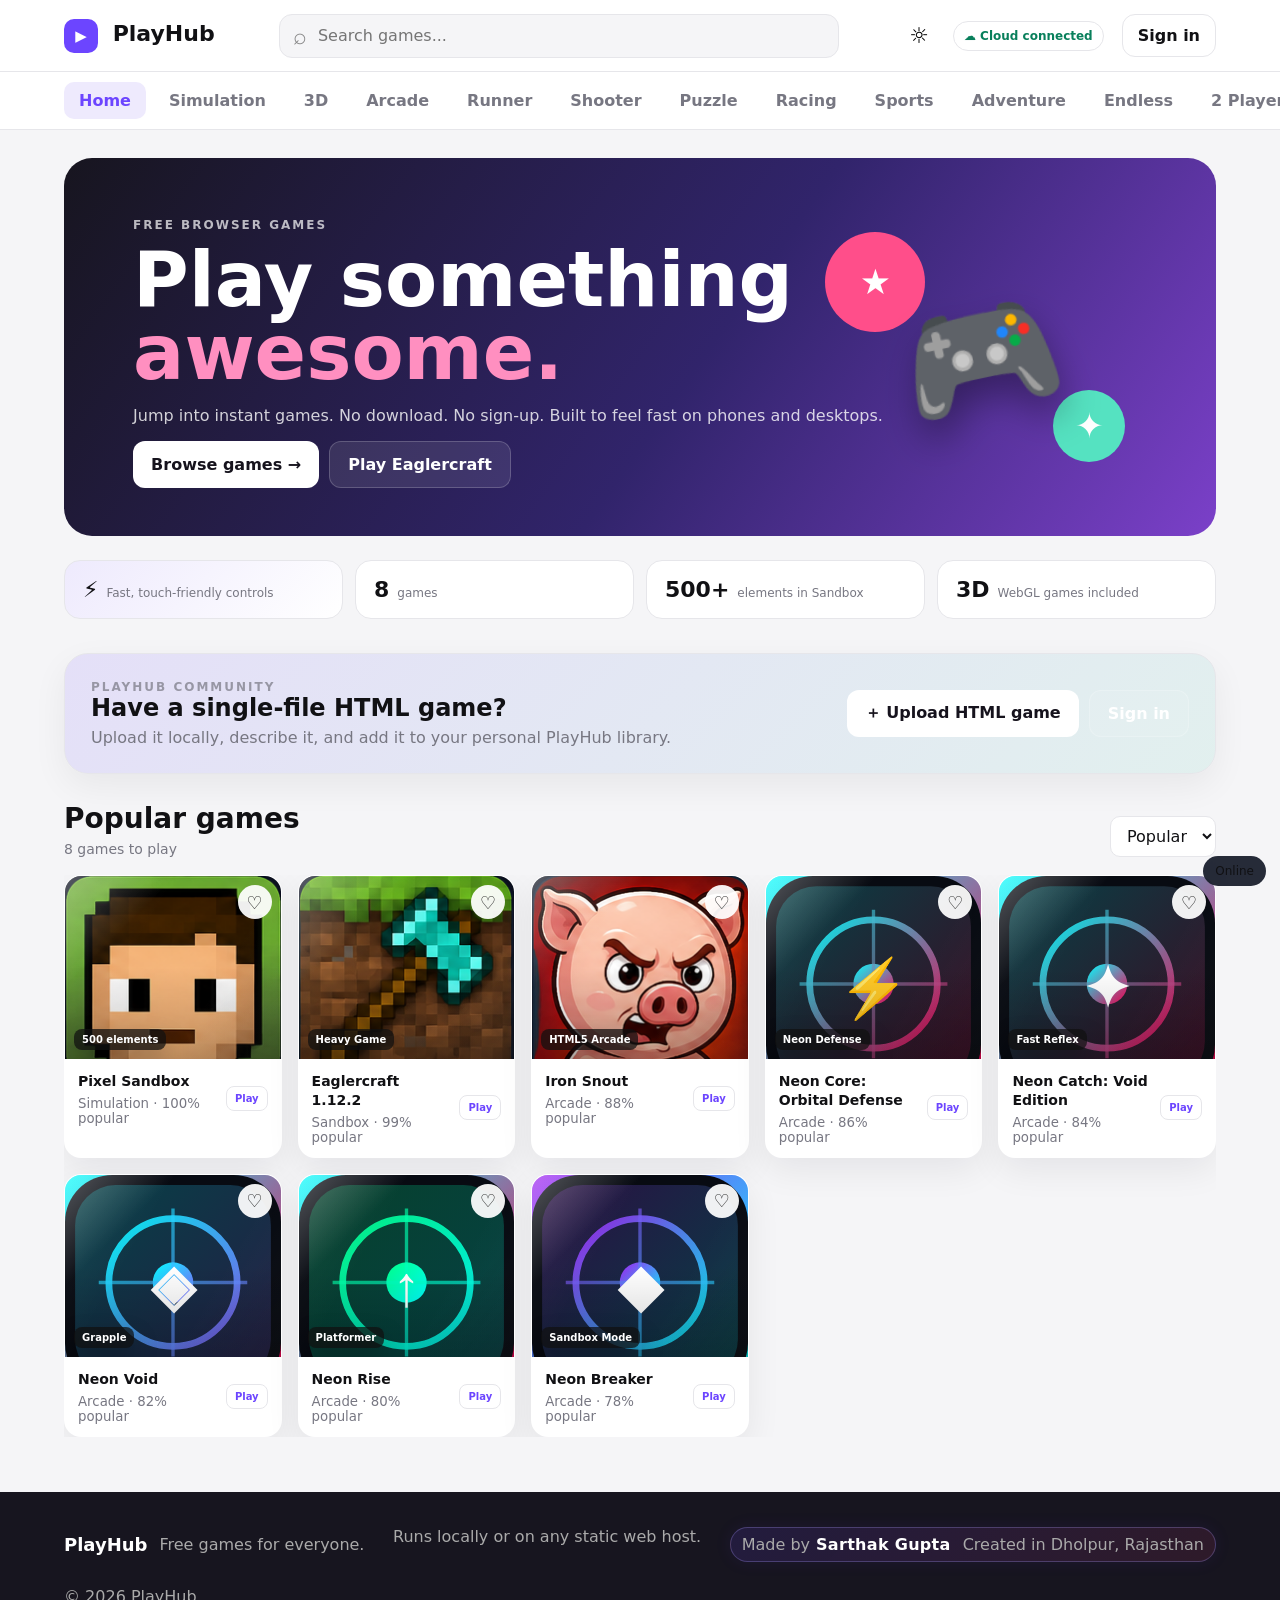
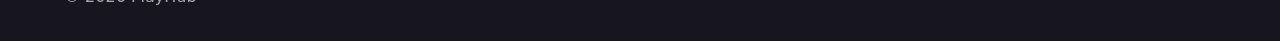
<file: index.html>
<!doctype html>
<html lang="en">
<head>
<meta charset="utf-8"><meta name="viewport" content="width=device-width,initial-scale=1">
<title>PlayHub — Free Online Games | 3D, Arcade, Puzzle & More</title>
<meta name="application-name" content="PlayHub">
<meta name="theme-color" content="#6c45ff">
<meta name="description" content="Play free online browser games on PlayHub. Discover 3D, arcade, racing, puzzle, sports, adventure, runner, shooter, endless and multiplayer games, including Iron Snout, Eaglercraft 1.12.2 and Pixel Sandbox.">
<link rel="canonical" href="/">
<meta name="robots" content="index,follow,max-image-preview:large,max-snippet:-1,max-video-preview:-1">
<meta name="referrer" content="strict-origin-when-cross-origin">
<meta property="og:type" content="website">
<meta property="og:title" content="PlayHub — Free Online Games">
<meta property="og:description" content="Play free browser games instantly on PlayHub, including arcade, sandbox, racing, puzzle, sports and adventure games.">
<meta property="og:site_name" content="PlayHub">
<meta property="og:image" content="/assets/game-icons/eaglercraft-1-12-2.png">
<meta name="twitter:card" content="summary">
<meta name="twitter:title" content="PlayHub — Free Online Games">
<meta name="twitter:description" content="Play free browser games instantly on PlayHub.">
<link rel="icon" href="assets/game-icons/eaglercraft-1-12-2.png" type="image/png">
<link rel="sitemap" type="application/xml" href="/sitemap.xml">
<script type="application/ld+json">{
  "@context":"https://schema.org",
  "@type":"WebSite",
  "name":"PlayHub",
  "description":"Free online browser games including 3D, arcade, puzzle, racing, sports, adventure, runner, shooter, endless and multiplayer games.",
  "potentialAction":{"@type":"SearchAction","target":{"@type":"EntryPoint","urlTemplate":"/?q={search_term_string}"},"query-input":"required name=search_term_string"}
}</script>
<link rel="stylesheet" href="style.css">
<link rel="manifest" href="manifest.webmanifest"><link rel="icon" href="favicon.svg">
</head>
<body><div id="networkStatus" class="network-status" aria-live="polite"></div>
<header class="topbar">
  <a class="logo" href="/" onclick="showHome();return false" aria-label="PlayHub home"><span>▶</span> PlayHub</a>
  <div class="search"><span aria-hidden="true">⌕</span><input id="search" type="search" autocomplete="off" placeholder="Search games..." aria-label="Search games" oninput="renderGames()"></div>
  <button class="icon-btn" onclick="toggleTheme()" title="Toggle theme" aria-label="Toggle theme">☼</button>
  <span id="cloudStatus" class="cloud-offline" aria-live="polite">⌁ Offline — cloud account paused</span><button class="profile-btn hidden" id="adminButton" onclick="showAdminNotice()">Admin</button><button class="profile-btn hidden" id="activityButton" onclick="openActivityPanel()">Activity</button><button class="profile-btn" id="profileButton" onclick="openSignIn()">Sign in</button><button class="menu-btn" onclick="toggleMenu()" title="Open menu" aria-label="Open menu">☰</button>
</header>
<nav id="nav" aria-label="Game categories">
  <button class="active" data-cat="All" onclick="setCategory('All',this)">Home</button>
  <button data-cat="Simulation" onclick="setCategory('Simulation',this)">Simulation</button>
  <button data-cat="3D" onclick="setCategory('3D',this)">3D</button>
  <button data-cat="Arcade" onclick="setCategory('Arcade',this)">Arcade</button>
  <button data-cat="Runner" onclick="setCategory('Runner',this)">Runner</button>
  <button data-cat="Shooter" onclick="setCategory('Shooter',this)">Shooter</button>
  <button data-cat="Puzzle" onclick="setCategory('Puzzle',this)">Puzzle</button>
  <button data-cat="Racing" onclick="setCategory('Racing',this)">Racing</button>
  <button data-cat="Sports" onclick="setCategory('Sports',this)">Sports</button>
  <button data-cat="Adventure" onclick="setCategory('Adventure',this)">Adventure</button>
  <button data-cat="Endless" onclick="setCategory('Endless',this)">Endless</button>
  <button data-cat="2 Player" onclick="setCategory('2 Player',this)">2 Player</button>
  <button data-cat="Multiplayer" onclick="setCategory('Multiplayer',this)">Multiplayer</button>
  <button data-cat="Favorites" onclick="setCategory('Favorites',this)">♥ Favorites <span id="favCount"></span></button>
</nav>
<main id="home">
<section class="hero">
  <div class="hero-copy"><p class="eyebrow">FREE BROWSER GAMES</p><h1>Play something<br><em>awesome.</em></h1><p class="sub">Jump into instant games. No download. No sign-up. Built to feel fast on phones and desktops.</p><div class="hero-actions"><button class="primary" onclick="scrollToGames()">Browse games <span>→</span></button><button class="secondary" onclick="openGame('eaglercraft-1-12-2')">Play Eaglercraft</button></div></div>
  <div class="hero-art" aria-hidden="true"><div class="orb one">★</div><div class="orb two">✦</div><div class="controller">🎮</div></div>
</section>
<section class="quick-stats"><div class="performance-card"><b>⚡</b><span>Fast, touch-friendly controls</span></div><div><b id="gameCount">87</b><span>games</span></div><div><b>500+</b><span>elements in Sandbox</span></div><div><b>3D</b><span>WebGL games included</span></div></section>
<section class="upload-hero" aria-label="Upload your game"><div><p class="eyebrow">PLAYHUB COMMUNITY</p><h2>Have a single-file HTML game?</h2><p>Upload it locally, describe it, and add it to your personal PlayHub library.</p></div><div class="upload-actions"><button class="primary" onclick="openUpload()">＋ Upload HTML game</button><button class="secondary" onclick="openSignIn()" id="heroSignIn">Sign in</button></div></section>
<section class="section" id="gamesSection">
  <div class="section-head"><div><h2 id="sectionTitle">Popular games</h2><p id="resultText">Pick a game and start playing.</p></div><select id="sort" onchange="renderGames()" aria-label="Sort games"><option value="popular">Popular</option><option value="new">Newest</option><option value="az">A–Z</option></select></div>
  <div id="games" class="grid" aria-live="polite"></div>
  <div id="emptyState" class="empty hidden"><div>🔎</div><h3>No games found</h3><p>Try another search or category.</p><button class="primary" onclick="clearFilters()">Clear filters</button></div>
</section>
</main>
<section id="player" class="player-page hidden" aria-label="Game player">
  <div class="player-head"><button class="back" onclick="showHome()">← Back</button><div class="player-title"><h2 id="playerTitle"></h2><span id="playerMeta"></span></div><div class="player-actions"><button class="player-tool" onclick="reloadGame()" title="Reload game">↻</button><button class="player-tool" onclick="fullscreenGame()" title="Fullscreen">⛶</button><button class="favorite-big" id="playerFav" onclick="toggleCurrentFavorite()">♡</button></div></div>
  <div class="game-frame-wrap"><div class="frame-loading" id="frameLoading"><div class="spinner"></div><b>Loading game…</b></div><iframe id="gameFrame" title="Game" allow="fullscreen; gamepad; autoplay; clipboard-write" allowfullscreen loading="lazy"></iframe><div id="demoNotice" class="demo-notice hidden">Your game is loading inside PlayHub.</div></div>
</section>

<section id="adminPanel" class="player-page hidden" aria-label="Owner administration"><div class="player-head"><button class="back" onclick="showHome()">← Back</button><div class="player-title"><h2>Owner controls</h2><span>Only your Supabase owner account can edit or delete games.</span></div></div><div id="adminStatus" style="padding:18px"></div></section>

<section id="activityPanel" class="player-page hidden" aria-label="Activity log management">
 <div class="player-head"><button class="back" onclick="closeActivityPanel()">← Back</button><div class="player-title"><h2>Activity log</h2><span>Live account, upload and gameplay activity</span></div><div class="player-actions"><button class="player-tool" onclick="refreshActivityLogs()" title="Refresh logs">↻</button></div></div>
 <div style="padding:18px;display:flex;gap:10px;flex-wrap:wrap;align-items:center"><span id="activityLive" class="cloud-online">● Live</span><button class="secondary" onclick="refreshActivityLogs()">Refresh</button><select id="activityFilter" onchange="renderActivityLogs()"><option value="all">All activity</option><option value="sign_in">Sign-ins</option><option value="upload">Uploads</option><option value="play">Game plays</option></select></div>
 <div id="activityList" style="padding:0 18px 24px"></div>
</section>
<footer><div class="creator-credit"><b>PlayHub</b><span>Free games for everyone.</span></div><span>Runs locally or on any static web host.</span><span class="made-by">Made by <strong>Sarthak Gupta</strong><br><span>Created in Dholpur, Rajasthan</span></span><span>© 2026 PlayHub</span></footer>

<div class="modal-backdrop hidden" id="uploadModal" role="dialog" aria-modal="true" aria-labelledby="uploadTitle">
 <div class="modal"><div class="modal-head"><div><h2 id="uploadTitle">Upload an HTML game</h2><p>Your game stays on this device. No server upload is performed.</p></div><button class="close-btn" onclick="closeModal('uploadModal')">×</button></div>
 <form id="uploadForm" onsubmit="submitUpload(event)">
  <div class="form-grid">
   <div class="field full"><label>Single HTML file</label><div class="dropzone" id="dropzone" onclick="document.getElementById('gameFile').click()"><strong>📄 Choose or drop your .html game</strong><small>Single file only · works offline · scripts and styles must be inside the file</small><div class="file-name" id="fileName">No file selected</div></div><input id="gameFile" type="file" accept=".html,.htm,text/html" hidden></div>
   <div class="field"><label for="gameName">Game name</label><input id="gameName" maxlength="40" required placeholder="My Awesome Game"></div>
   <div class="field"><label for="gameCategory">Category</label><select id="gameCategory"><option>Arcade</option><option>Adventure</option><option>3D</option><option>Runner</option><option>Shooter</option><option>Puzzle</option><option>Racing</option><option>Sports</option><option>Simulation</option><option>Endless</option><option>2 Player</option><option>Multiplayer</option></select></div>
   <div class="field full"><label for="gameDescription">Description</label><textarea id="gameDescription" maxlength="220" required placeholder="Tell players what makes your game fun..."></textarea></div>
   <div class="field"><label for="gameEmoji">Icon emoji</label><input id="gameEmoji" maxlength="4" value="🎮" placeholder="🎮"></div>
   <div class="field"><label for="gameTags">Tags</label><input id="gameTags" maxlength="100" placeholder="fast, fun, mobile"></div>
  </div><p class="form-note">Safety: only choose HTML files you trust. Uploaded games run as code in your browser. PlayHub does not send the file anywhere.</p>
  <div class="form-footer"><button type="button" class="secondary" onclick="closeModal('uploadModal')">Cancel</button><button type="submit" class="primary">Add to My Games</button></div>
 </form></div>
</div>

<div class="modal-backdrop hidden" id="signModal" role="dialog" aria-modal="true" aria-labelledby="signTitle">
 <div class="modal"><div class="modal-head"><div><h2 id="signTitle">Your PlayHub profile</h2><p>Optional cloud account powered by Supabase. Your profile and uploaded games can sync across devices when cloud is configured.</p></div><button class="close-btn" onclick="closeModal('signModal')">×</button></div>
  <div class="signin-tabs"><button id="signInTab" class="active" onclick="setAuthMode('signin')">Sign in</button><button id="signUpTab" onclick="setAuthMode('signup')">Create profile</button></div>
  <form onsubmit="submitAuth(event)"><div class="field"><label for="authName">Display name</label><input id="authName" maxlength="30" required placeholder="Player"></div><div class="field" style="margin-top:12px"><label for="authEmail">Email</label><input id="authEmail" type="email" required placeholder="you@example.com"></div><div class="field" style="margin-top:12px"><label for="authPassword">Password</label><input id="authPassword" type="password" minlength="8" required autocomplete="current-password" placeholder="At least 8 characters"></div><button type="button" class="secondary" style="margin-top:10px" onclick="resetPlayHubPassword()">Forgot password?</button><p class="form-note" id="authNote">Use your real PlayHub cloud account. Email verification and password recovery are handled by Supabase.</p><div class="form-footer"><button type="button" class="secondary" onclick="closeModal('signModal')">Cancel</button><button class="primary" id="authSubmit">Sign in</button></div></form>
 </div>
</div><div class="toast" id="toast"></div>
<script src="games.js"></script><script src="supabase-config.js"></script><script src="supabase-client.js"></script><script src="supabase-app.js"></script><script src="app.js"></script><script src="activity.js"></script>
</body></html>
</file>
<file: style.css>
:root{--bg:#f5f5f7;--card:#fff;--text:#111114;--muted:#777782;--line:#e6e6ea;--accent:#6c45ff;--accent2:#ff4e8a;--shadow:0 12px 35px #15151b12;--soft:#eeeafd}
*{box-sizing:border-box}html{scroll-behavior:smooth}body{margin:0;background:var(--bg);color:var(--text);font-family:Inter,system-ui,sans-serif}button,input,select{font:inherit}a{text-decoration:none;color:inherit}.topbar{min-height:72px;background:var(--card);display:flex;align-items:center;gap:18px;padding:12px 5%;position:sticky;top:0;z-index:20;border-bottom:1px solid var(--line)}.logo{font-size:22px;font-weight:900;white-space:nowrap}.logo span{display:inline-grid;place-items:center;width:34px;height:34px;border-radius:10px;background:var(--accent);color:#fff;margin-right:7px;font-size:15px}.search{height:44px;background:var(--bg);border:1px solid var(--line);border-radius:13px;display:flex;align-items:center;gap:9px;padding:0 13px;max-width:560px;flex:1;margin:auto}.search span{font-size:23px;color:#888}.search input{border:0;outline:0;background:none;width:100%;min-width:0;color:var(--text)}.search input::-webkit-search-cancel-button{cursor:pointer}.icon-btn,.menu-btn{border:0;background:none;font-size:22px;cursor:pointer}.menu-btn{display:none}nav{background:var(--card);display:flex;gap:8px;padding:10px 5%;overflow:auto;border-bottom:1px solid var(--line);scrollbar-width:none}nav::-webkit-scrollbar{display:none}nav button{border:0;background:none;border-radius:10px;padding:9px 15px;white-space:nowrap;color:var(--muted);font-weight:700;cursor:pointer}nav button.active,nav button:hover{background:var(--soft);color:var(--accent)}main,.player-page{max-width:1450px;margin:auto;padding:0 5%}.hero{margin:28px 0 24px;border-radius:28px;min-height:330px;padding:48px 6%;overflow:hidden;position:relative;background:linear-gradient(125deg,#17151f,#31246b 55%,#7b40c9);color:#fff;display:flex;align-items:center}.hero-copy{position:relative;z-index:2}.eyebrow{font-size:12px;letter-spacing:2px;font-weight:800;opacity:.7}.hero h1{font-size:clamp(42px,6vw,76px);line-height:.96;margin:12px 0}.hero h1 em{font-style:normal;color:#ff8fc0}.sub{opacity:.8;font-size:16px}.hero-actions{display:flex;gap:10px;flex-wrap:wrap;margin-top:14px}.primary,.secondary{border:0;border-radius:12px;padding:13px 18px;font-weight:800;cursor:pointer}.primary{background:#fff;color:#16131d}.secondary{background:#ffffff18;color:#fff;border:1px solid #ffffff30}.hero-art{position:absolute;right:7%;width:330px;height:270px}.controller{font-size:130px;position:absolute;left:95px;top:70px;transform:rotate(-12deg);filter:drop-shadow(0 20px 18px #0005)}.orb{position:absolute;border-radius:50%;display:grid;place-items:center;font-size:35px}.one{width:100px;height:100px;background:#ff4e8a;left:20px;top:20px}.two{width:72px;height:72px;background:#55e2c1;right:10px;bottom:20px}.quick-stats{display:grid;grid-template-columns:repeat(4,1fr);gap:12px;margin:0 0 34px}.quick-stats div{background:var(--card);border:1px solid var(--line);border-radius:16px;padding:16px 18px;display:flex;gap:8px;align-items:baseline}.quick-stats b{font-size:22px}.performance-card{background:linear-gradient(135deg,var(--soft),var(--card))!important}.quick-stats span{color:var(--muted);font-size:12px}.section{padding-bottom:55px}.section-head{display:flex;justify-content:space-between;align-items:end;margin-bottom:18px}.section-head h2{margin:0;font-size:28px}.section-head p{margin:6px 0 0;color:var(--muted);font-size:14px}.section-head select{border:1px solid var(--line);background:var(--card);color:var(--text);border-radius:10px;padding:9px 12px}.grid{display:grid;grid-template-columns:repeat(5,minmax(0,1fr));gap:16px}.game{background:var(--card);border:1px solid transparent;border-radius:17px;overflow:hidden;box-shadow:var(--shadow);cursor:pointer;transition:.18s;position:relative}.game:hover{transform:translateY(-5px) scale(1.01);border-color:#ddd7ff}.game:active{transform:translateY(-1px) scale(.99)}.thumb:after{content:"";position:absolute;inset:0;background:linear-gradient(120deg,#fff2,transparent 35%,transparent 65%,#fff1);opacity:.5;pointer-events:none}.grid{content-visibility:auto;contain-intrinsic-size:600px}.game:focus-visible{outline:3px solid #a99aff;outline-offset:3px}.game.disabled{cursor:default;opacity:.78}.game.disabled:hover{transform:none;border-color:transparent}.thumb{aspect-ratio:1.18;background:linear-gradient(135deg,var(--c1),var(--c2));display:grid;place-items:center;font-size:62px;position:relative;overflow:hidden}.thumb>span{filter:drop-shadow(0 12px 12px #0004)}.thumb img{width:100%;height:100%;object-fit:cover}.thumb-overlay{position:absolute;inset:0;background:linear-gradient(180deg,transparent 50%,#0003)}.heart{position:absolute;right:9px;top:9px;width:34px;height:34px;border:0;border-radius:50%;background:#ffffffee;color:#222;cursor:pointer;font-size:18px;z-index:2}.badge{position:absolute;left:9px;bottom:9px;background:#111b;color:#fff;padding:5px 8px;border-radius:8px;font-size:10px;font-weight:800;z-index:2}.info{padding:12px 13px;display:flex;align-items:center;gap:8px;justify-content:space-between}.info b{font-size:14px}.info small{display:block;color:var(--muted);margin-top:6px}.play-pill{flex:none;border:1px solid var(--line);border-radius:8px;padding:6px 8px;font-size:10px;font-weight:800;color:var(--accent)}.disabled .play-pill{color:var(--muted)}.empty{text-align:center;background:var(--card);border:1px dashed var(--line);border-radius:18px;padding:45px 20px}.empty>div{font-size:40px}.empty h3{margin:10px 0 5px}.empty p{color:var(--muted);margin-top:0}.player-page{padding-top:22px;padding-bottom:60px}.player-head{display:flex;align-items:center;gap:12px;margin-bottom:18px}.player-title h2{margin:0;font-size:25px}.player-title span{color:var(--muted);font-size:13px}.back,.player-tool,.favorite-big{border:1px solid var(--line);background:var(--card);color:var(--text);padding:10px 14px;border-radius:10px;cursor:pointer}.player-actions{margin-left:auto;display:flex;gap:8px}.player-tool{font-size:20px;padding:8px 12px}.favorite-big{font-size:20px}.game-frame-wrap{background:#111;border-radius:18px;overflow:hidden;position:relative;min-height:65vh;box-shadow:0 20px 60px #0002}.game-frame-wrap iframe{width:100%;height:74vh;min-height:520px;border:0;display:block;background:#111}.frame-loading{position:absolute;inset:0;display:grid;place-content:center;justify-items:center;gap:12px;background:#111;color:#fff;z-index:3}.spinner{width:34px;height:34px;border:3px solid #ffffff30;border-top-color:#fff;border-radius:50%;animation:spin .8s linear infinite}@keyframes spin{to{transform:rotate(360deg)}}.demo-notice{position:absolute;left:50%;top:50%;transform:translate(-50%,-50%);background:#fff;color:#111;padding:18px 22px;border-radius:13px;box-shadow:0 12px 50px #0008;text-align:center;max-width:420px}.hidden{display:none!important}footer{background:#17151f;color:#aaa;padding:35px 5%;display:flex;gap:25px;justify-content:space-between;flex-wrap:wrap}footer b{color:#fff}
@media(max-width:1100px){.grid{grid-template-columns:repeat(4,1fr)}.hero-art{opacity:.5;right:-30px}}
@media(max-width:700px){.topbar{gap:10px;padding:12px 4%;flex-wrap:wrap}.logo{font-size:18px}.search{order:3;flex-basis:100%;max-width:none}.icon-btn{display:none}.menu-btn{display:block}nav{display:none;padding:8px 4%;flex-wrap:wrap}nav.open{display:flex}.hero{min-height:430px;padding:35px 8%}.hero-art{right:-60px;bottom:-10px;opacity:.3}.quick-stats{grid-template-columns:repeat(2,1fr)}.grid{grid-template-columns:repeat(2,1fr);gap:12px}.section-head{align-items:start}.section-head select{margin-top:5px}.player-head{align-items:flex-start}.player-title{min-width:0}.player-title h2{font-size:20px}.player-actions{margin-left:0;width:100%;justify-content:flex-end}.game-frame-wrap iframe{height:70vh;min-height:430px}footer{flex-direction:column;gap:8px}}
@media(min-width:1400px){.grid{grid-template-columns:repeat(6,1fr)}}
body.dark{--bg:#0e0e12;--card:#18181e;--text:#f5f5f7;--muted:#9b9ba5;--line:#2a2a31;--shadow:0 12px 35px #0005;--soft:#29233e}.heart{background:#ffffffee}

@media(max-width:430px){.quick-stats{grid-template-columns:1fr}.grid{grid-template-columns:repeat(2,minmax(0,1fr))}.info{padding:10px}.info b{font-size:13px}}
@media(prefers-reduced-motion:reduce){*{scroll-behavior:auto!important;animation:none!important;transition:none!important}.game:hover{transform:none}}

/* Community upload + local profile UI */
.upload-hero{margin:0 0 28px;padding:26px;border:1px solid var(--line);border-radius:24px;background:linear-gradient(135deg,rgba(108,69,255,.12),rgba(54,194,161,.10));display:flex;gap:22px;align-items:center;justify-content:space-between;box-shadow:0 12px 35px rgba(0,0,0,.06)}
.upload-hero h2{margin:0 0 6px;font-size:24px}.upload-hero p{margin:0;color:var(--muted)}
.upload-actions{display:flex;gap:10px;flex-wrap:wrap}.primary,.secondary{cursor:pointer}.profile-btn{border:1px solid var(--line);background:var(--card);color:var(--text);padding:11px 15px;border-radius:13px;font-weight:800;cursor:pointer}
.modal-backdrop{position:fixed;inset:0;background:rgba(8,10,18,.62);backdrop-filter:blur(8px);z-index:1000;display:flex;align-items:center;justify-content:center;padding:18px}.modal-backdrop.hidden{display:none}
.modal{width:min(680px,100%);max-height:min(90vh,760px);overflow:auto;background:var(--card);color:var(--text);border:1px solid var(--line);border-radius:24px;box-shadow:0 25px 80px rgba(0,0,0,.3);padding:24px}.modal-head{display:flex;align-items:flex-start;justify-content:space-between;gap:16px;margin-bottom:18px}.modal-head h2{margin:0 0 5px}.modal-head p{margin:0;color:var(--muted)}.close-btn{border:0;background:var(--soft);color:var(--text);border-radius:11px;width:40px;height:40px;font-size:22px;cursor:pointer}
.form-grid{display:grid;grid-template-columns:1fr 1fr;gap:14px}.field{display:flex;flex-direction:column;gap:7px}.field.full{grid-column:1/-1}.field label{font-weight:800;font-size:13px}.field input,.field textarea,.field select{width:100%;box-sizing:border-box;border:1px solid var(--line);background:var(--input,var(--bg));color:var(--text);border-radius:12px;padding:12px 13px;font:inherit;outline:none}.field textarea{min-height:105px;resize:vertical}.field input:focus,.field textarea:focus,.field select:focus{border-color:#6c45ff;box-shadow:0 0 0 3px rgba(108,69,255,.13)}
.dropzone{border:2px dashed var(--line);border-radius:18px;padding:22px;text-align:center;background:rgba(108,69,255,.04);cursor:pointer;transition:.18s}.dropzone.drag{border-color:#6c45ff;background:rgba(108,69,255,.1)}.dropzone strong{display:block;font-size:17px}.dropzone small{display:block;color:var(--muted);margin-top:6px}.file-name{margin-top:8px;font-weight:800}.form-note{font-size:12px;color:var(--muted);line-height:1.5}.form-footer{display:flex;justify-content:flex-end;gap:10px;margin-top:18px;flex-wrap:wrap}.signin-tabs{display:flex;gap:7px;background:var(--soft);padding:5px;border-radius:13px;margin-bottom:18px}.signin-tabs button{flex:1;border:0;background:transparent;color:var(--muted);padding:10px;border-radius:9px;font-weight:800;cursor:pointer}.signin-tabs button.active{background:var(--card);color:var(--text);box-shadow:0 2px 10px rgba(0,0,0,.08)}
.profile-chip{display:none;align-items:center;gap:8px;border:1px solid var(--line);background:var(--card);color:var(--text);padding:9px 12px;border-radius:13px;font-weight:800;cursor:pointer}.profile-chip.show{display:flex}.toast{position:fixed;left:50%;bottom:24px;transform:translate(-50%,20px);opacity:0;pointer-events:none;background:#171923;color:#fff;padding:12px 16px;border-radius:12px;font-weight:700;z-index:1100;transition:.22s}.toast.show{opacity:1;transform:translate(-50%,0)}
@media(max-width:700px){.upload-hero{align-items:flex-start;flex-direction:column}.form-grid{grid-template-columns:1fr}.field.full{grid-column:auto}.modal{padding:18px}.profile-chip{display:none!important}.topbar .profile-btn{padding:9px 10px}.topbar .search{order:5;width:100%}.topbar{flex-wrap:wrap}}
#cloudStatus{font-size:12px;font-weight:700;white-space:nowrap;padding:7px 10px;border-radius:999px;border:1px solid var(--line);background:var(--card);}
.cloud-online{color:#087f5b!important}.cloud-offline{color:#8a5a00!important}
@media(max-width:760px){#cloudStatus{display:none}}
/* Premium per-game artwork */
.thumb img{display:block;width:100%;height:100%;object-fit:cover;transition:transform .28s ease,filter .28s ease}
.game:hover .thumb img{transform:scale(1.045);filter:saturate(1.08) contrast(1.02)}
.thumb:before{content:"";position:absolute;inset:0;background:linear-gradient(135deg,#fff4,transparent 28%,transparent 70%,#0002);z-index:1;pointer-events:none}
.thumb .thumb-overlay{z-index:2}
.thumb .badge,.thumb .heart{z-index:4}
@media(prefers-reduced-motion:reduce){.game:hover .thumb img{transform:none}}

.network-status{position:fixed;right:14px;bottom:14px;z-index:9999;padding:8px 12px;border-radius:999px;background:rgba(20,25,40,.92);backdrop-filter:blur(10px);font-size:12px;opacity:0;transform:translateY(8px);transition:.2s;pointer-events:none}.network-status.show{opacity:1;transform:none}.network-status.offline{border:1px solid rgba(255,180,80,.35)}

.creator-credit{display:flex;align-items:center;gap:12px}.creator-credit b{font-size:18px}.made-by{display:inline-flex;align-items:center;gap:6px;padding:7px 11px;border:1px solid rgba(169,154,255,.28);border-radius:999px;background:linear-gradient(135deg,rgba(108,69,255,.14),rgba(255,78,138,.10));color:#aaa;box-shadow:0 0 18px rgba(108,69,255,.08)}.made-by strong{color:#fff;letter-spacing:.3px}.made-by:first-letter{color:#a99aff}@media(max-width:700px){.creator-credit{flex-direction:column;align-items:flex-start;gap:4px}}

.game{position:relative}.admin-card-actions{position:absolute;right:10px;top:10px;display:flex;gap:6px;z-index:5}.admin-card-actions button{border:1px solid rgba(255,255,255,.25);background:rgba(10,12,18,.82);color:#fff;border-radius:9px;width:32px;height:32px;cursor:pointer;font-weight:800;backdrop-filter:blur(7px)}.admin-card-actions button:hover{transform:translateY(-1px)}
</file>
